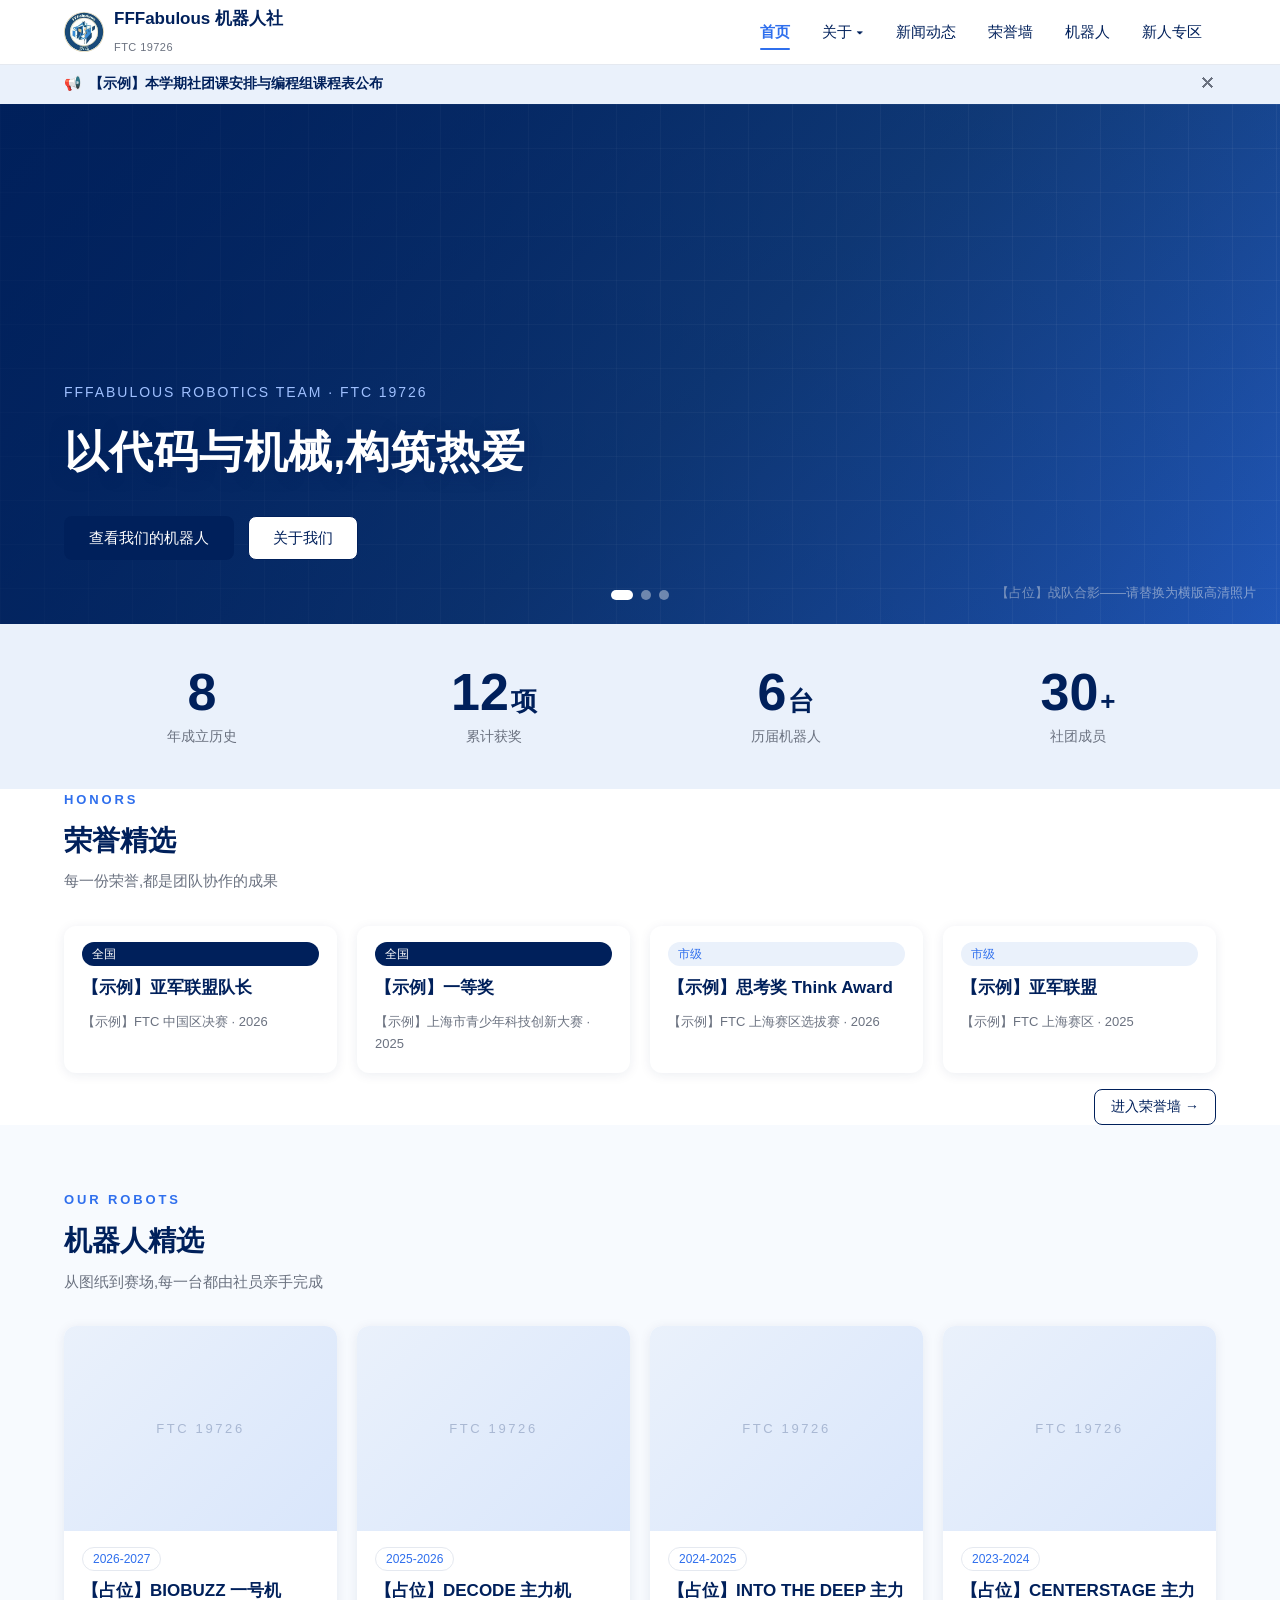
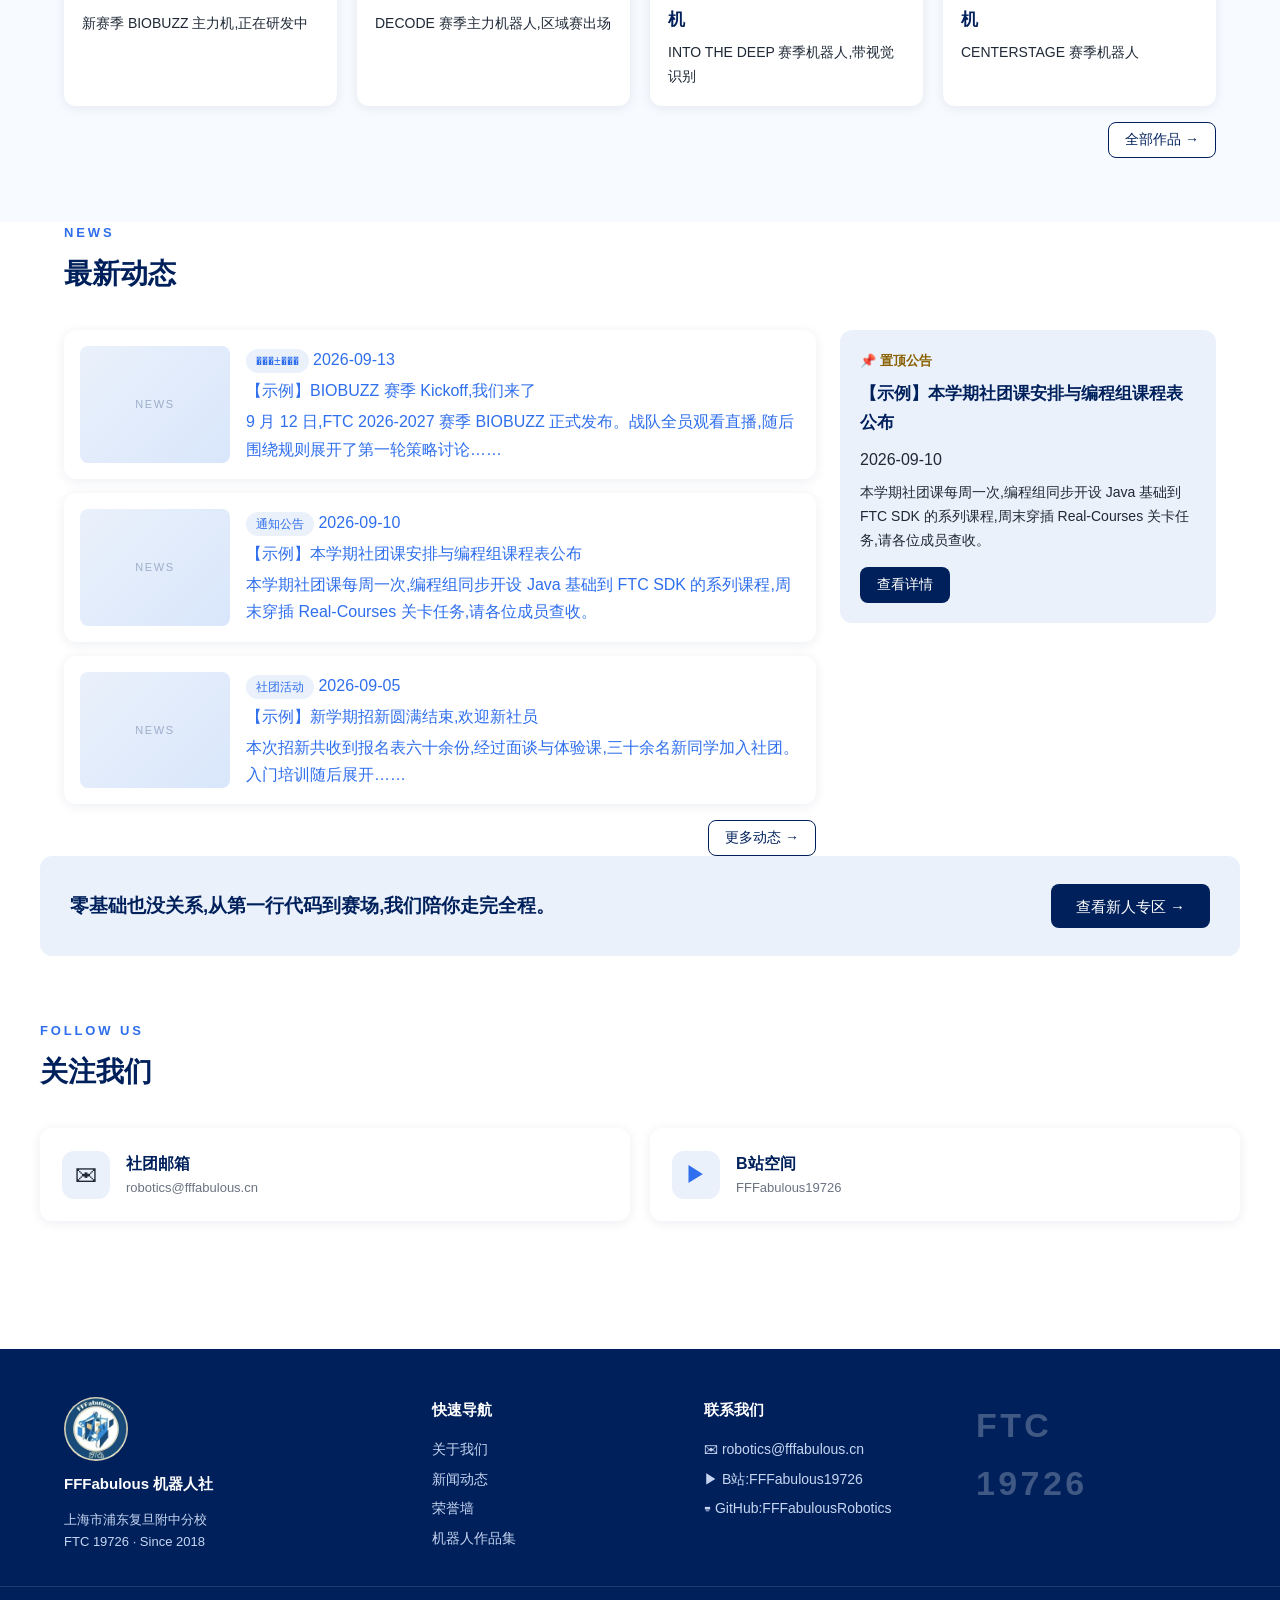
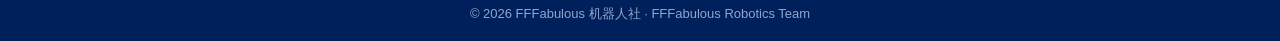
<file: index.html>
<!DOCTYPE html>
<html lang="zh-CN">
<head>
<meta charset="UTF-8">
<meta name="viewport" content="width=device-width, initial-scale=1.0">
<title>FFFabulous 机器人社 · FTC 19726</title>
<meta name="description" content="上海市浦东复旦附中分校 FFFabulous 机器人社官方网站 | FTC 19726">
<link rel="icon" href="assets/img/logo.jpg">
<link rel="stylesheet" href="assets/css/style.css">
</head>
<body data-page="index">
<div id="site-header"></div>
<main>
  <section id="hero" class="hero"></section>
  <div id="stats"></div>
  <section id="featuredHonors"></section>
  <section id="featuredRobots" class="section alt"></section>
  <section id="latestNews"></section>
  <div id="newbieBanner"></div>
  <div id="contact"></div>
</main>
<footer id="site-footer"></footer>
<script src="assets/js/main.js"></script>
</body>
</html>
</file>
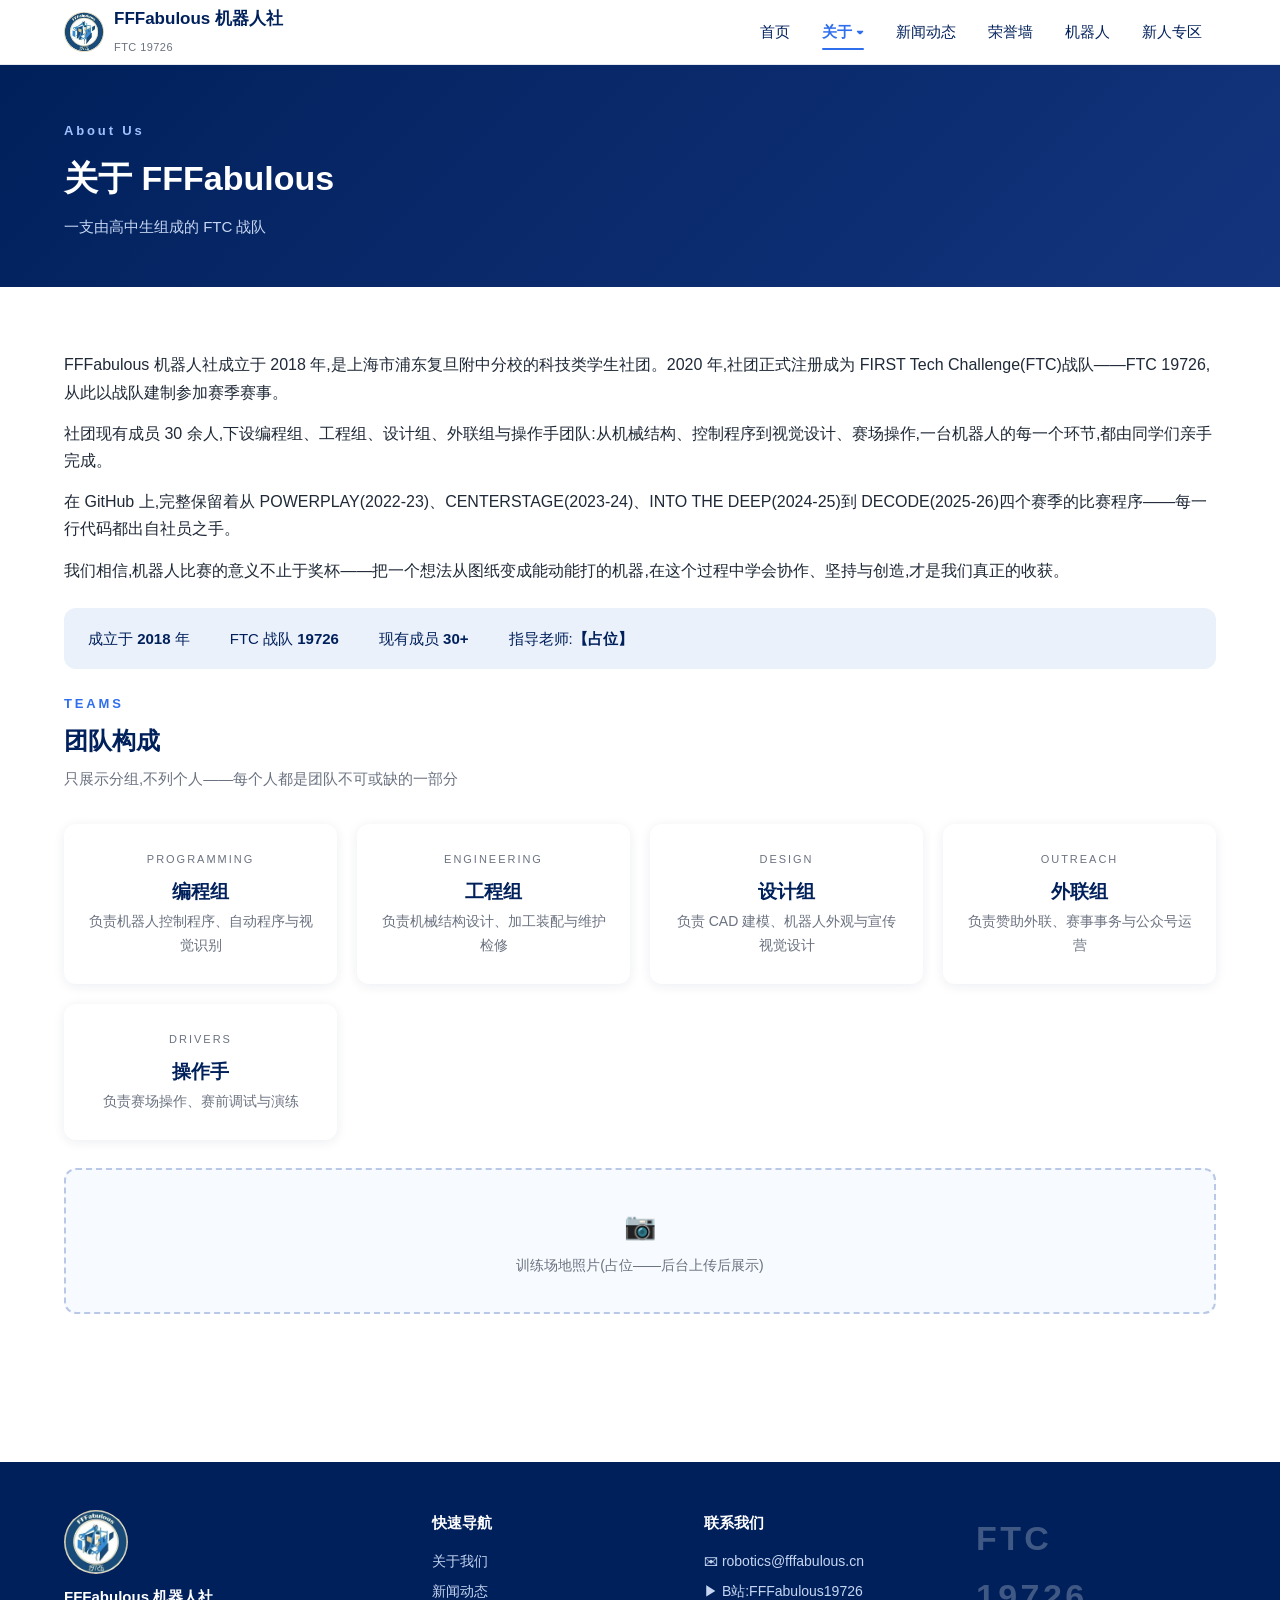
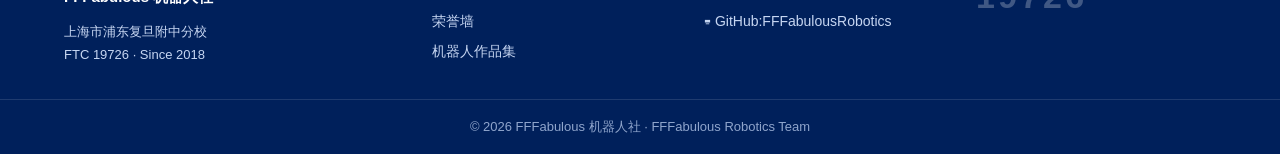
<file: about.html>
<!DOCTYPE html>
<html lang="zh-CN">
<head>
<meta charset="UTF-8">
<meta name="viewport" content="width=device-width, initial-scale=1.0">
<title>关于我们 · FFFabulous 机器人社</title>
<link rel="icon" href="assets/img/logo.jpg">
<link rel="stylesheet" href="assets/css/style.css">
</head>
<body data-page="about">
<div id="site-header"></div>
<main>
  <div class="page-head"><div class="container">
    <div class="eyebrow">About Us</div><h1>关于 FFFabulous</h1>
    <div class="desc">一支由高中生组成的 FTC 战队</div>
  </div></div>
  <section class="section"><div class="container">
    <div class="about-body" id="about-body"></div>
    <div class="info-strip">
      <span class="is-item">成立于 <b>2018</b> 年</span>
      <span class="is-item">FTC 战队 <b>19726</b></span>
      <span class="is-item">现有成员 <b>30+</b></span>
      <span class="is-item">指导老师:<b>【占位】</b></span>
    </div>
    <div class="section-head"><div class="eyebrow">Teams</div><h2 style="color:var(--blue);font-size:24px">团队构成</h2>
      <div class="desc">只展示分组,不列个人——每个人都是团队不可或缺的一部分</div></div>
    <div id="teams"></div>
    <div class="empty-box" style="margin-top:28px"><span class="eb-icon">📷</span>训练场地照片(占位——后台上传后展示)</div>
  </div></section>
</main>
<footer id="site-footer"></footer>
<script src="assets/js/main.js"></script>
</body>
</html>
</file>
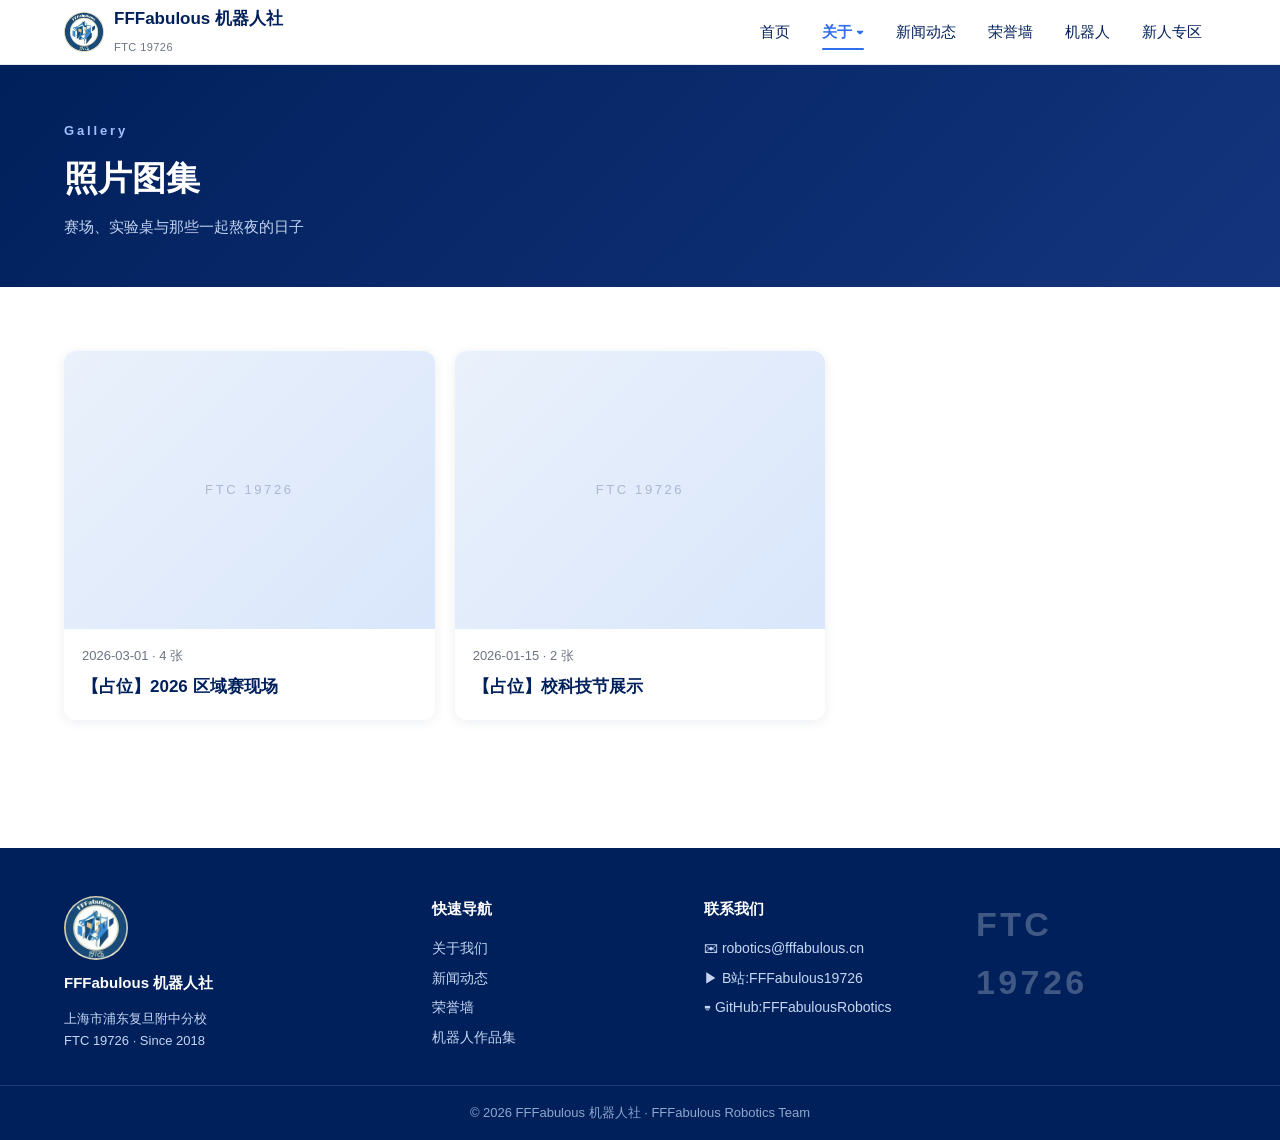
<file: gallery.html>
<!DOCTYPE html>
<html lang="zh-CN">
<head>
<meta charset="UTF-8">
<meta name="viewport" content="width=device-width, initial-scale=1.0">
<title>照片图集 · FFFabulous 机器人社</title>
<link rel="icon" href="assets/img/logo.jpg">
<link rel="stylesheet" href="assets/css/style.css">
</head>
<body data-page="gallery">
<div id="site-header"></div>
<main>
  <div class="page-head"><div class="container">
    <div class="eyebrow">Gallery</div><h1>照片图集</h1>
    <div class="desc">赛场、实验桌与那些一起熬夜的日子</div>
  </div></div>
  <section class="section"><div class="container">
    <div class="album-grid" id="albums"></div>
  </div></section>
</main>
<div class="lightbox" id="lightbox">
  <button class="lb-close" aria-label="关闭">✕</button>
  <div id="lbBody"></div>
  <div class="lb-caption" id="lbCaption"></div>
</div>
<footer id="site-footer"></footer>
<script src="assets/js/main.js"></script>
</body>
</html>
</file>
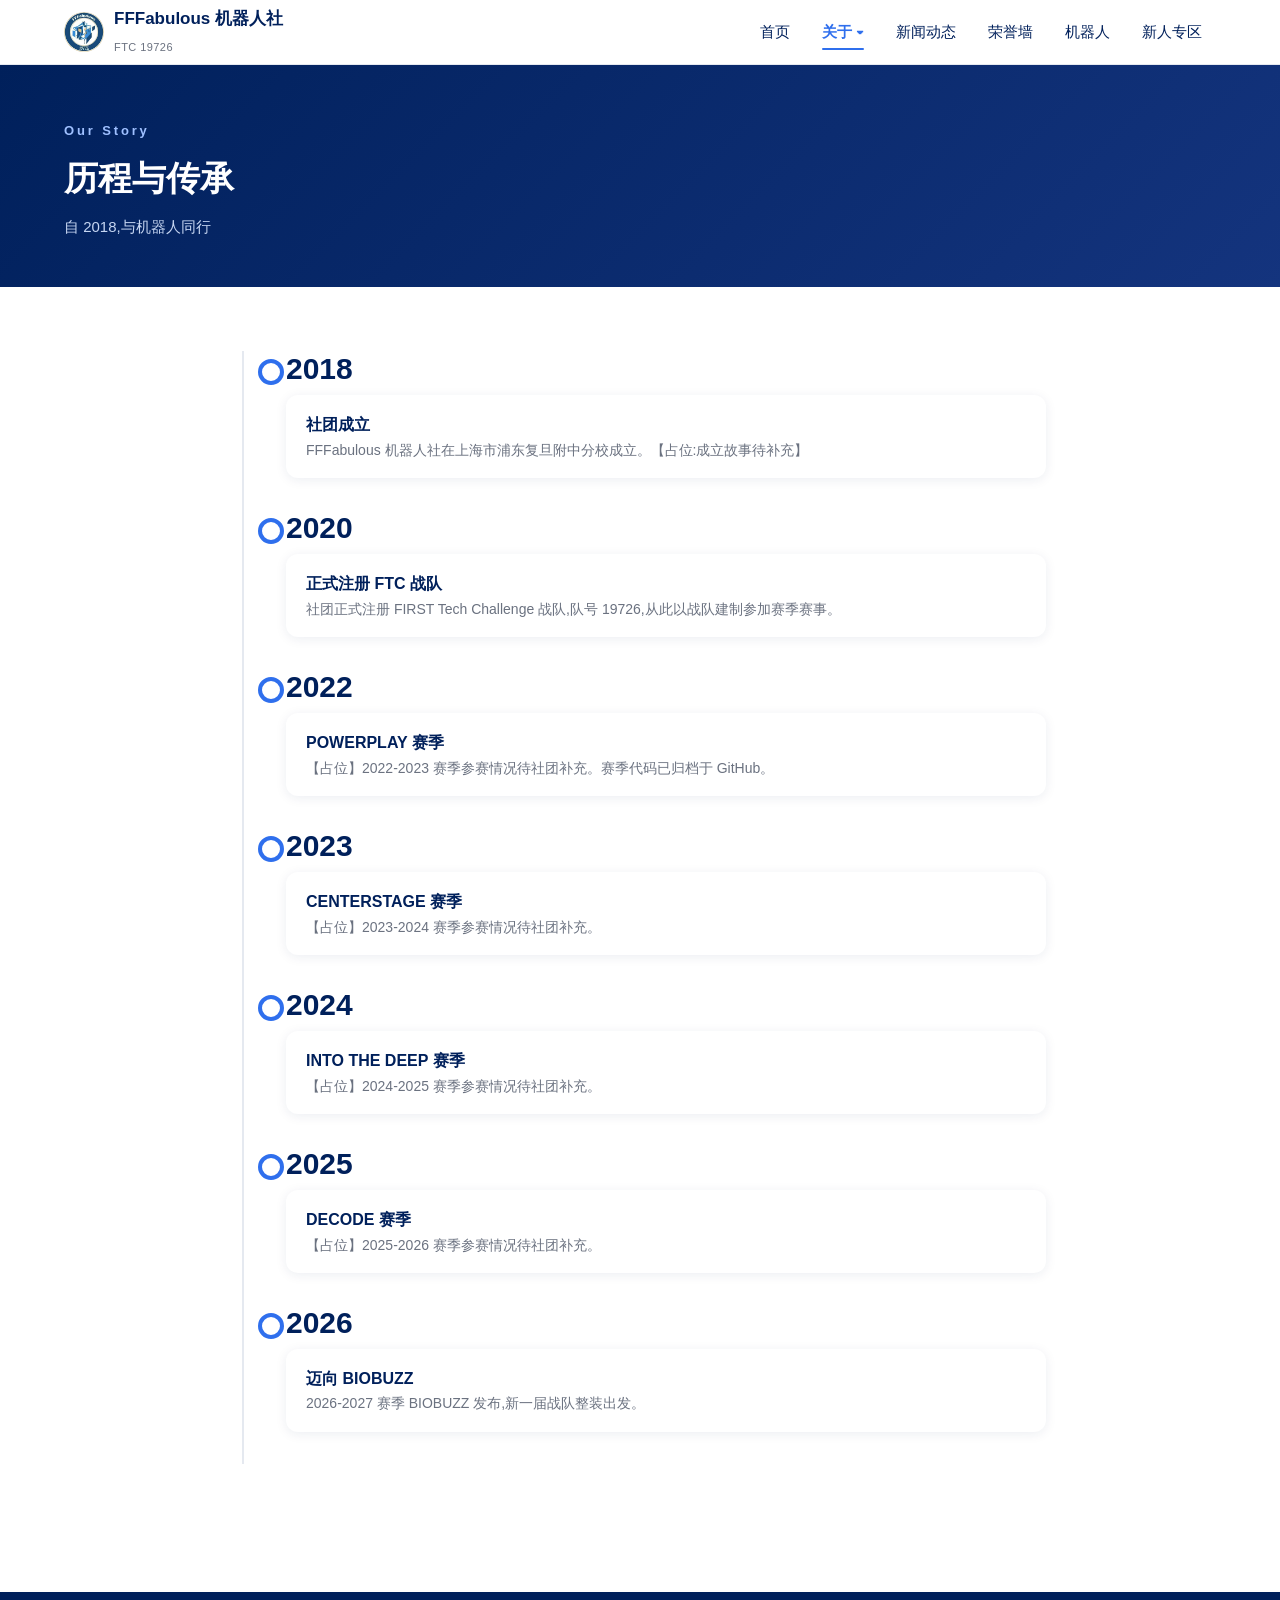
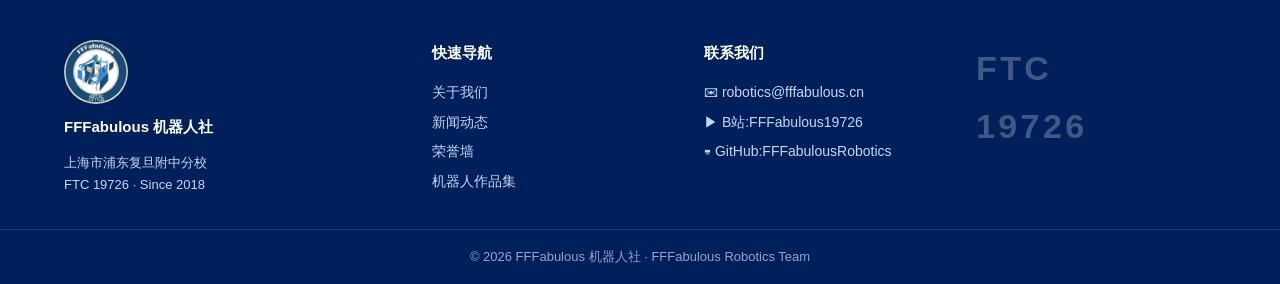
<file: history.html>
<!DOCTYPE html>
<html lang="zh-CN">
<head>
<meta charset="UTF-8">
<meta name="viewport" content="width=device-width, initial-scale=1.0">
<title>历程与传承 · FFFabulous 机器人社</title>
<link rel="icon" href="assets/img/logo.jpg">
<link rel="stylesheet" href="assets/css/style.css">
</head>
<body data-page="history">
<div id="site-header"></div>
<main>
  <div class="page-head"><div class="container">
    <div class="eyebrow">Our Story</div><h1>历程与传承</h1>
    <div class="desc">自 2018,与机器人同行</div>
  </div></div>
  <section class="section"><div class="container" style="max-width:860px">
    <div class="timeline" id="timeline"></div>
  </div></section>
</main>
<footer id="site-footer"></footer>
<script src="assets/js/main.js"></script>
</body>
</html>
</file>
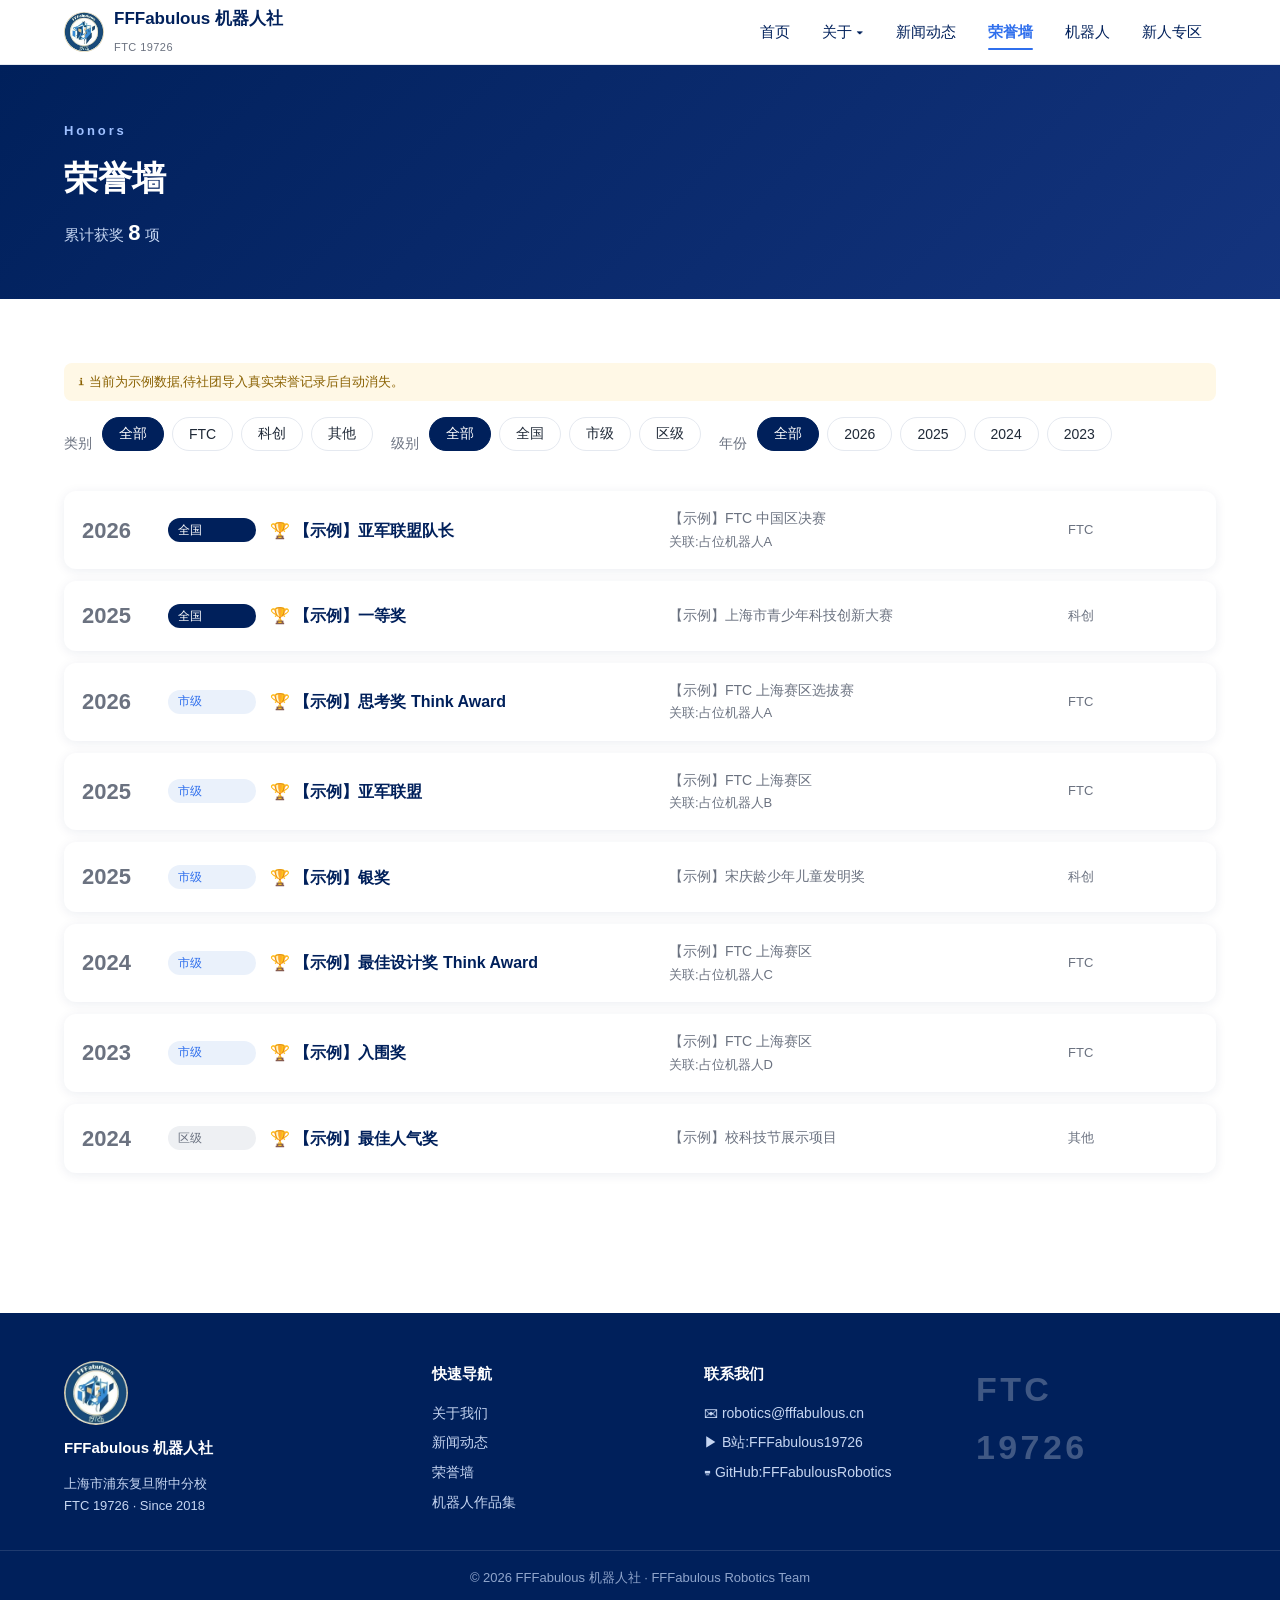
<file: honors.html>
<!DOCTYPE html>
<html lang="zh-CN">
<head>
<meta charset="UTF-8">
<meta name="viewport" content="width=device-width, initial-scale=1.0">
<title>荣誉墙 · FFFabulous 机器人社</title>
<link rel="icon" href="assets/img/logo.jpg">
<link rel="stylesheet" href="assets/css/style.css">
</head>
<body data-page="honors">
<div id="site-header"></div>
<main>
  <div class="page-head"><div class="container">
    <div class="eyebrow">Honors</div><h1>荣誉墙</h1>
    <div class="desc">累计获奖 <b id="honorCount" style="font-family:var(--font-num);font-size:22px;color:#fff">0</b> 项</div>
  </div></div>
  <section class="section"><div class="container">
    <div class="sample-tip" id="sampleTip">ℹ 当前为示例数据,待社团导入真实荣誉记录后自动消失。</div>
    <div class="filters">
      <span class="f-label">类别</span><span id="fCat" class="filters" style="gap:8px"></span>
      <span class="f-label">级别</span><span id="fLevel" class="filters" style="gap:8px"></span>
      <span class="f-label">年份</span><span id="fYear" class="filters" style="gap:8px"></span>
    </div>
    <div id="honorList"><div class="loading">加载中…</div></div>
  </div></section>
</main>
<footer id="site-footer"></footer>
<script src="assets/js/main.js"></script>
</body>
</html>
</file>
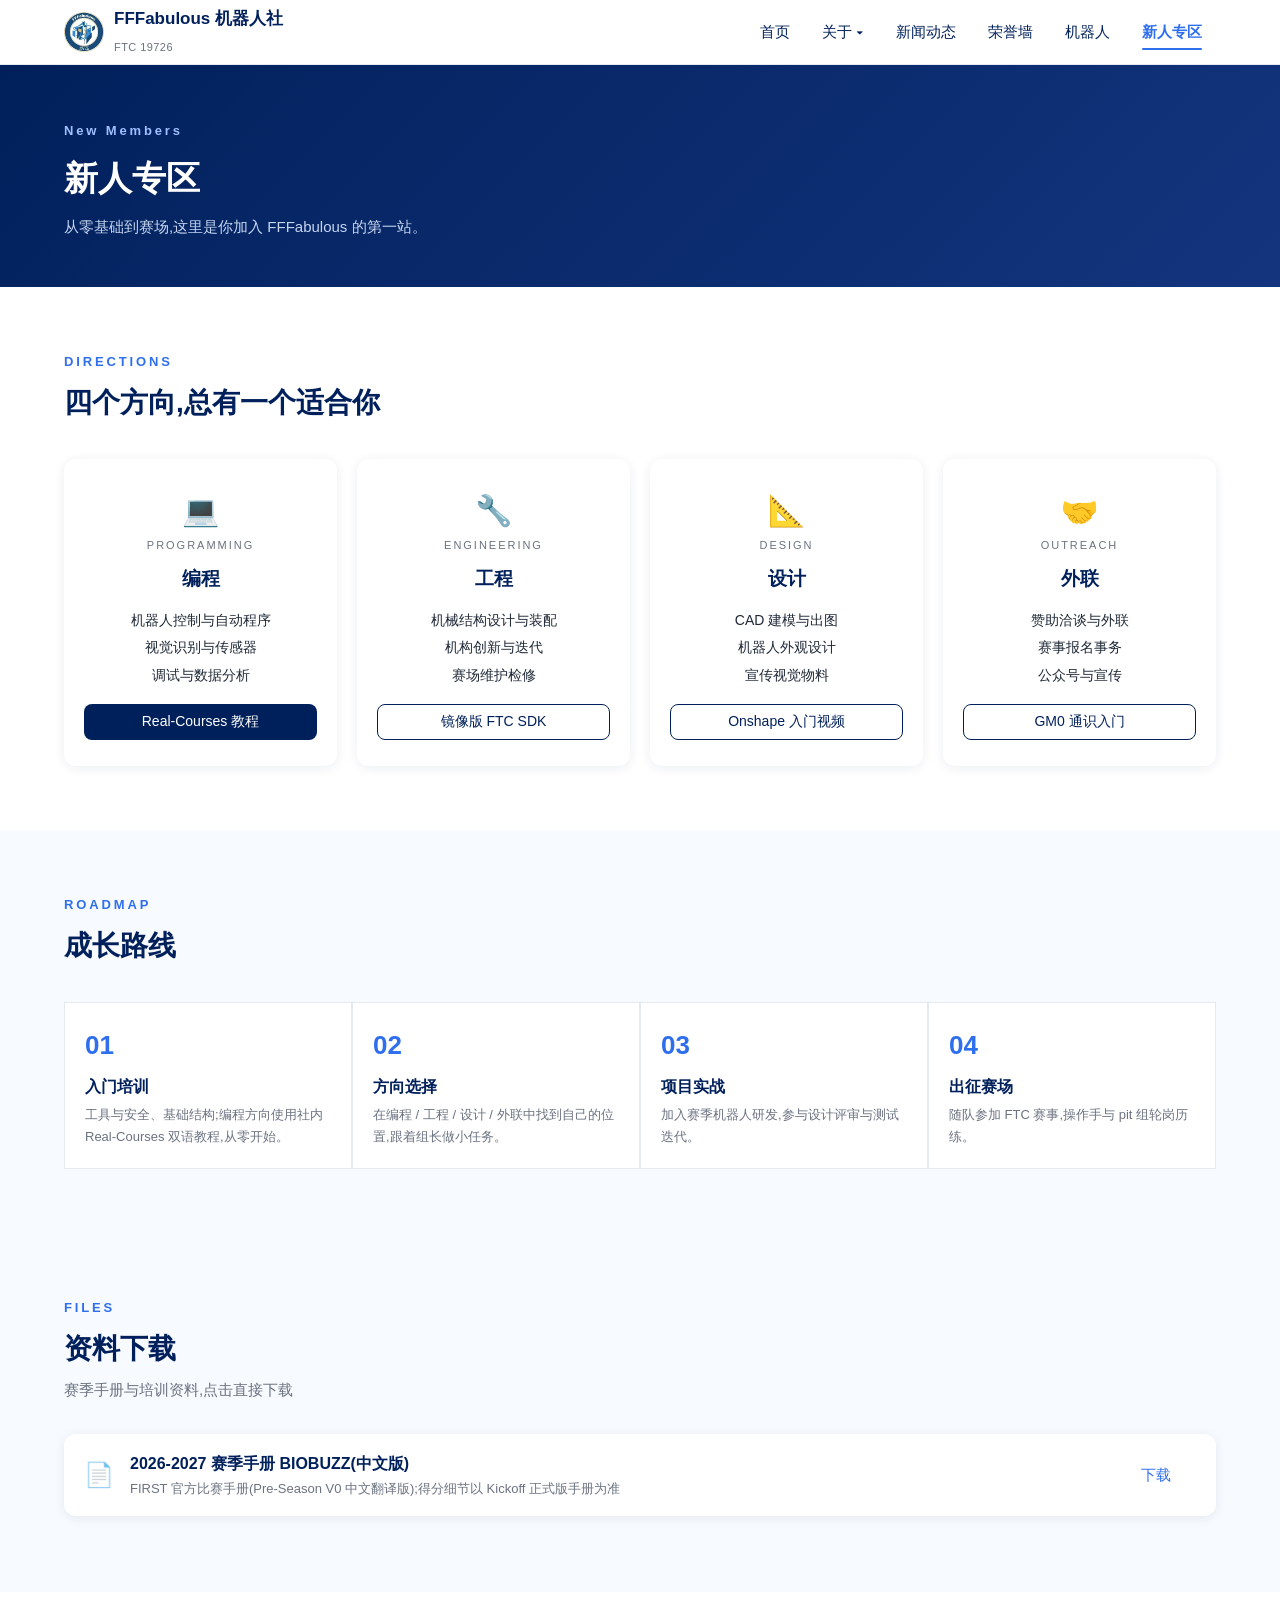
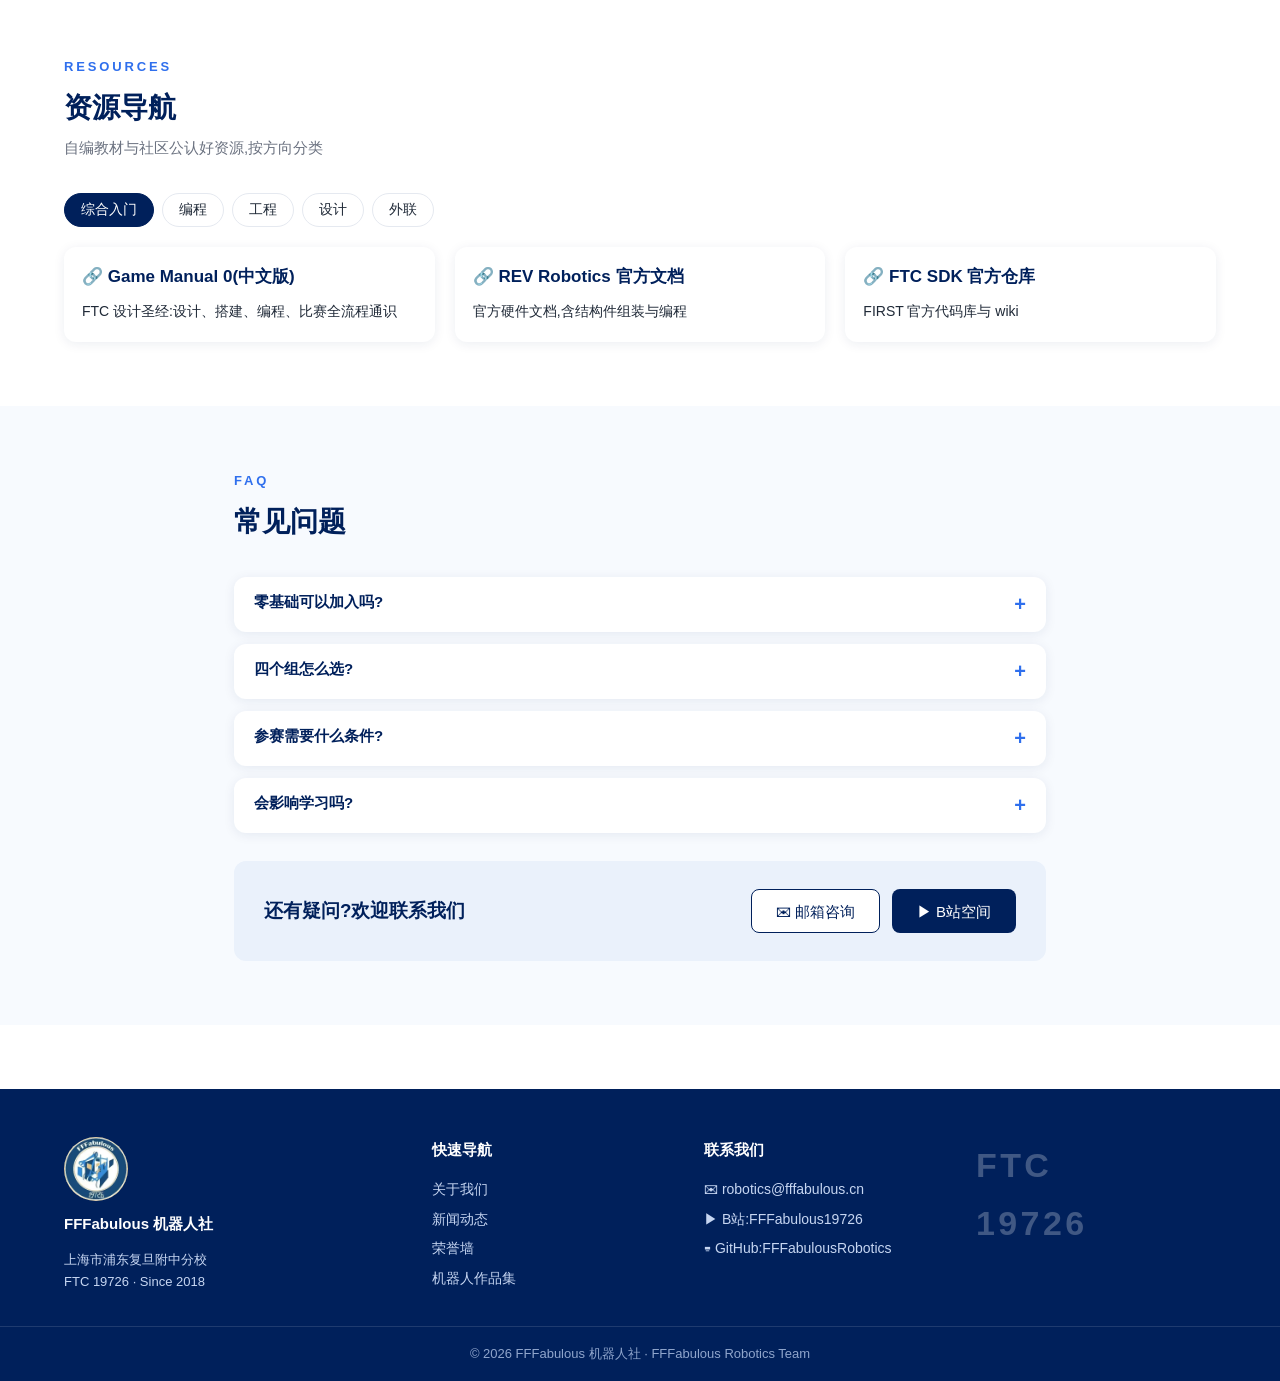
<file: newbie.html>
<!DOCTYPE html>
<html lang="zh-CN">
<head>
<meta charset="UTF-8">
<meta name="viewport" content="width=device-width, initial-scale=1.0">
<title>新人专区 · FFFabulous 机器人社</title>
<link rel="icon" href="assets/img/logo.jpg">
<link rel="stylesheet" href="assets/css/style.css">
</head>
<body data-page="newbie">
<div id="site-header"></div>
<main>
  <div class="page-head"><div class="container">
    <div class="eyebrow">New Members</div><h1>新人专区</h1>
    <div class="desc" id="newbieIntro"></div>
  </div></div>
  <section class="section"><div class="container">
    <div class="section-head"><div class="eyebrow">Directions</div><h2>四个方向,总有一个适合你</h2></div>
    <div class="grid grid-4" id="dirCards"></div>
  </div></section>
  <section class="section alt"><div class="container">
    <div class="section-head"><div class="eyebrow">Roadmap</div><h2>成长路线</h2></div>
    <div class="roadmap">
      <div class="step"><h4>入门培训</h4><p>工具与安全、基础结构;编程方向使用社内 Real-Courses 双语教程,从零开始。</p></div>
      <div class="step"><h4>方向选择</h4><p>在编程 / 工程 / 设计 / 外联中找到自己的位置,跟着组长做小任务。</p></div>
      <div class="step"><h4>项目实战</h4><p>加入赛季机器人研发,参与设计评审与测试迭代。</p></div>
      <div class="step"><h4>出征赛场</h4><p>随队参加 FTC 赛事,操作手与 pit 组轮岗历练。</p></div>
    </div>
  </div></section>
  <section class="section alt"><div class="container">
    <div class="section-head"><div class="eyebrow">Files</div><h2>资料下载</h2><div class="desc">赛季手册与培训资料,点击直接下载</div></div>
    <div id="filesList"><div class="loading">加载中…</div></div>
  </div></section>
  <section class="section"><div class="container">
    <div class="section-head"><div class="eyebrow">Resources</div><h2>资源导航</h2><div class="desc">自编教材与社区公认好资源,按方向分类</div></div>
    <div class="tabs" id="resTabs"></div>
    <div id="resList"></div>
  </div></section>
  <section class="section alt"><div class="container" style="max-width:860px">
    <div class="section-head"><div class="eyebrow">FAQ</div><h2>常见问题</h2></div>
    <div id="faq"></div>
    <div class="banner-cta" style="margin-top:28px">
      <h3>还有疑问?欢迎联系我们</h3>
      <div style="display:flex;gap:12px;flex-wrap:wrap">
        <a class="btn btn-ghost" href="mailto:robotics@fffabulous.cn">✉ 邮箱咨询</a>
        <a class="btn btn-primary" href="https://space.bilibili.com/3494369585793898" target="_blank" rel="noopener">▶ B站空间</a>
      </div>
    </div>
  </div></section>
</main>
<footer id="site-footer"></footer>
<script src="assets/js/main.js"></script>
</body>
</html>
</file>
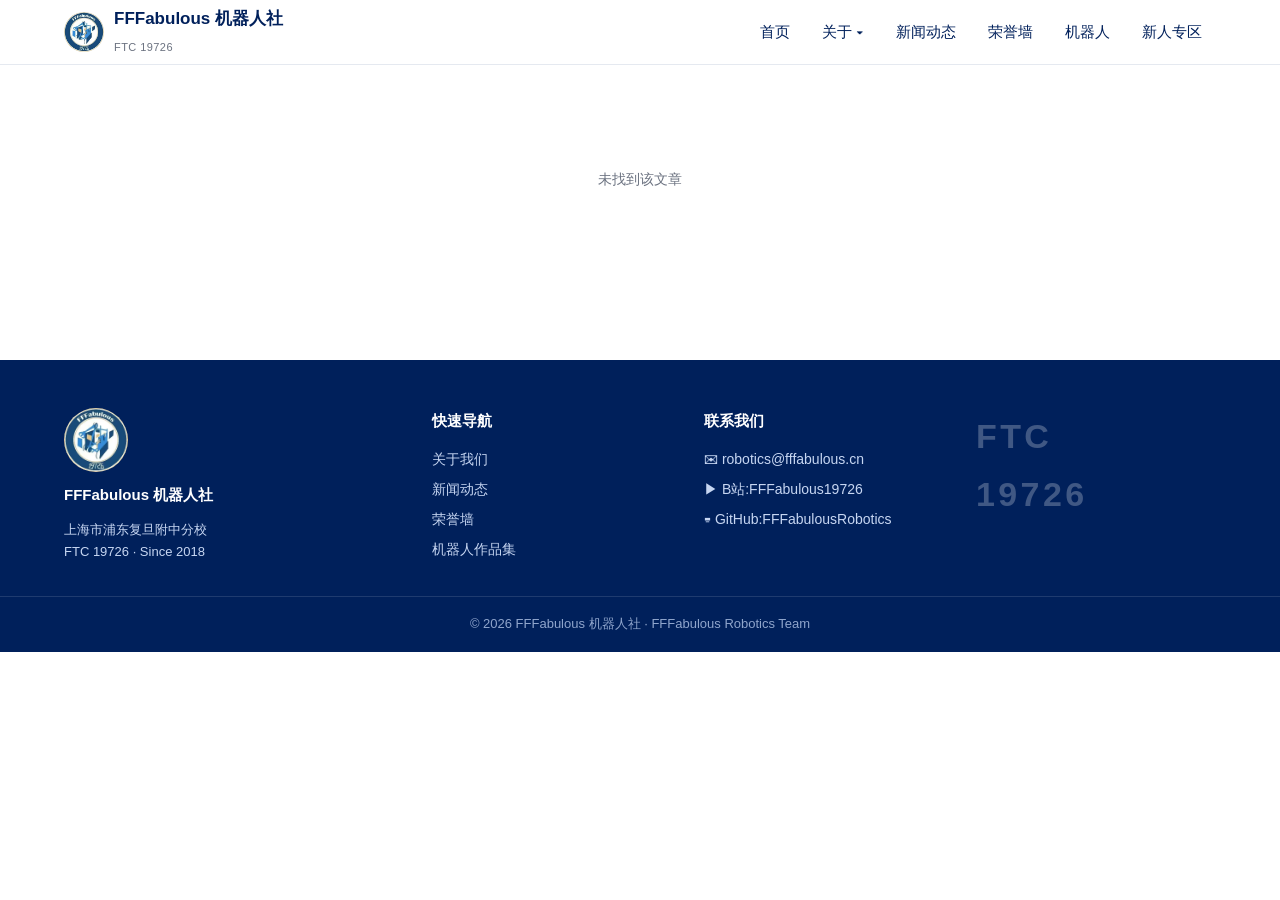
<file: news-detail.html>
<!DOCTYPE html>
<html lang="zh-CN">
<head>
<meta charset="UTF-8">
<meta name="viewport" content="width=device-width, initial-scale=1.0">
<title>新闻详情 · FFFabulous 机器人社</title>
<link rel="icon" href="assets/img/logo.jpg">
<link rel="stylesheet" href="assets/css/style.css">
</head>
<body data-page="newsDetail">
<div id="site-header"></div>
<main>
  <section class="section"><div class="container article" id="article">
    <div class="loading">加载中…</div>
  </div></section>
</main>
<footer id="site-footer"></footer>
<script src="assets/js/main.js"></script>
</body>
</html>
</file>
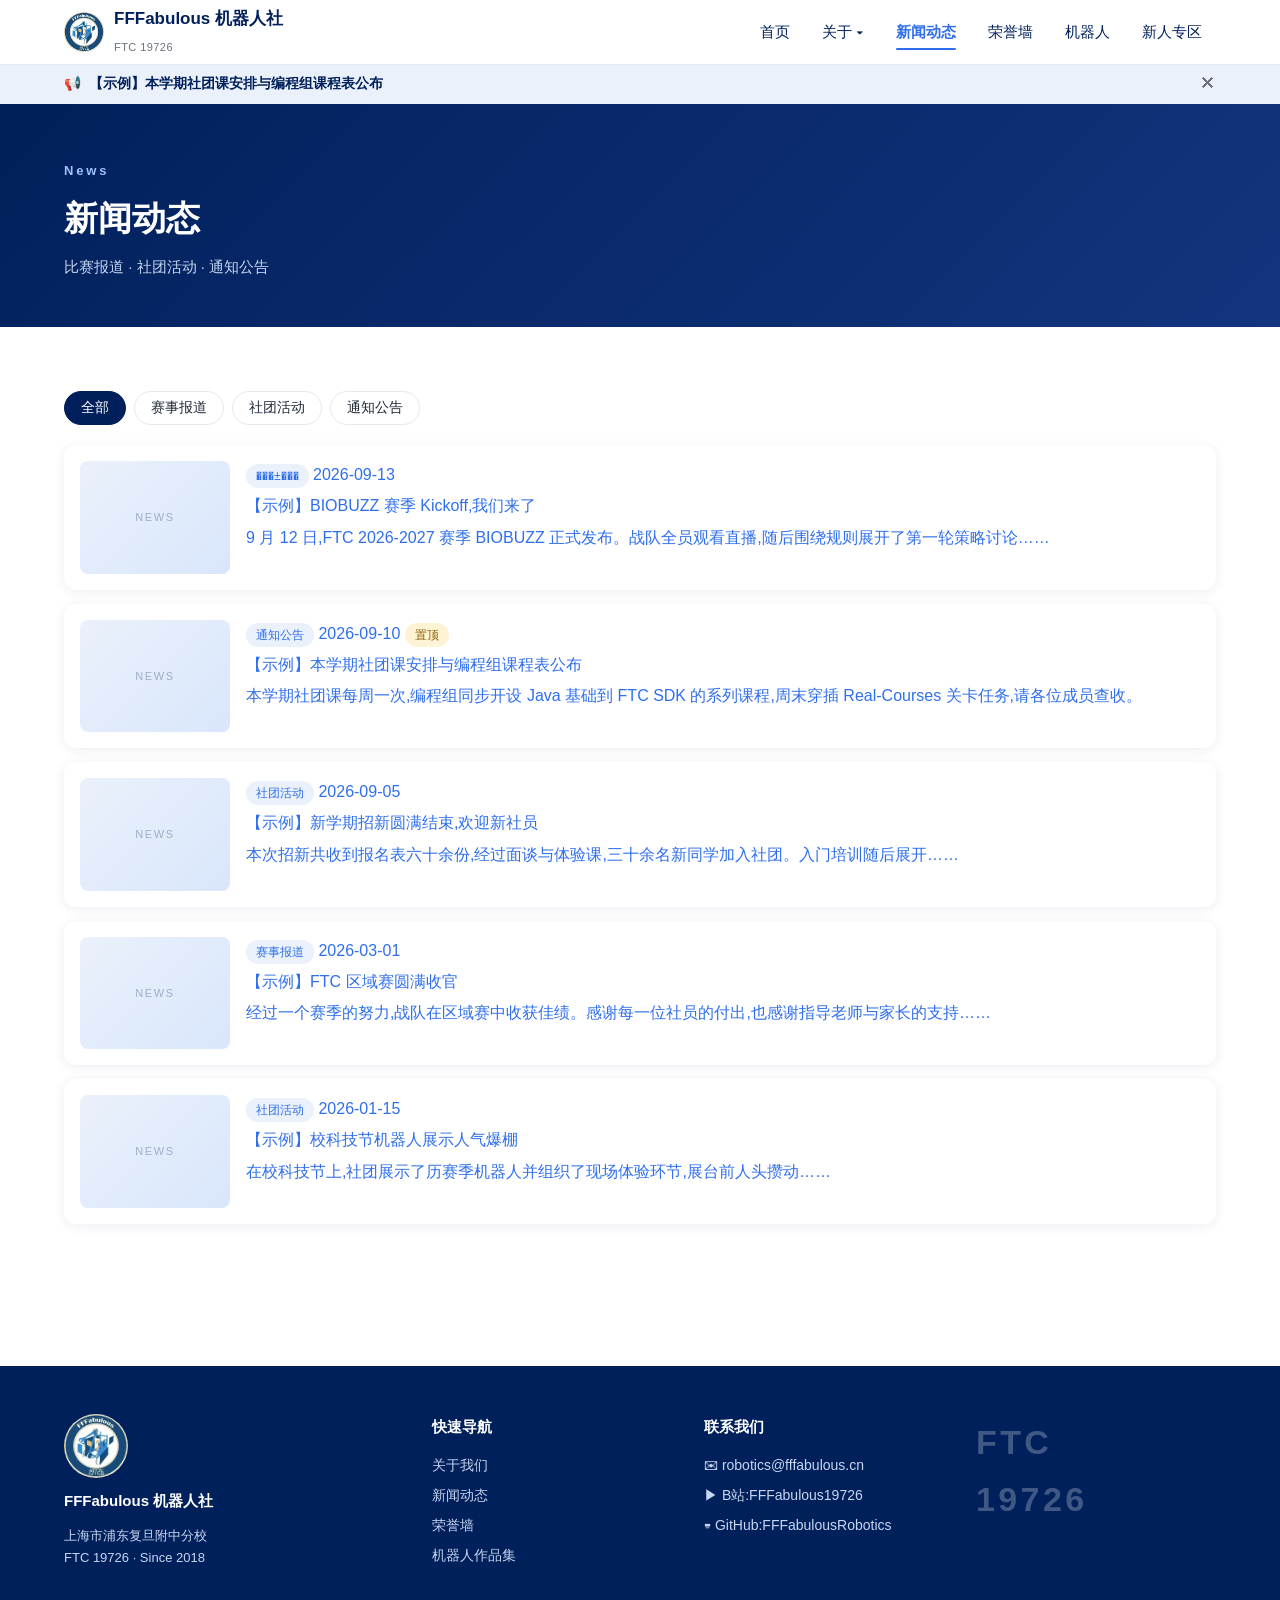
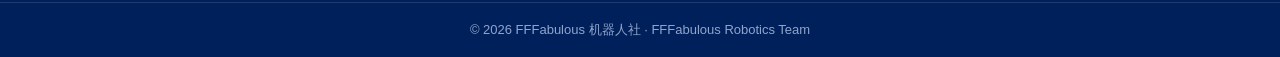
<file: news.html>
<!DOCTYPE html>
<html lang="zh-CN">
<head>
<meta charset="UTF-8">
<meta name="viewport" content="width=device-width, initial-scale=1.0">
<title>新闻动态 · FFFabulous 机器人社</title>
<link rel="icon" href="assets/img/logo.jpg">
<link rel="stylesheet" href="assets/css/style.css">
</head>
<body data-page="news">
<div id="site-header"></div>
<main>
  <div class="page-head"><div class="container">
    <div class="eyebrow">News</div><h1>新闻动态</h1>
    <div class="desc">比赛报道 · 社团活动 · 通知公告</div>
  </div></div>
  <section class="section"><div class="container">
    <div class="tabs" id="tabs"></div>
    <div id="newsList"></div>
  </div></section>
</main>
<footer id="site-footer"></footer>
<script src="assets/js/main.js"></script>
</body>
</html>
</file>
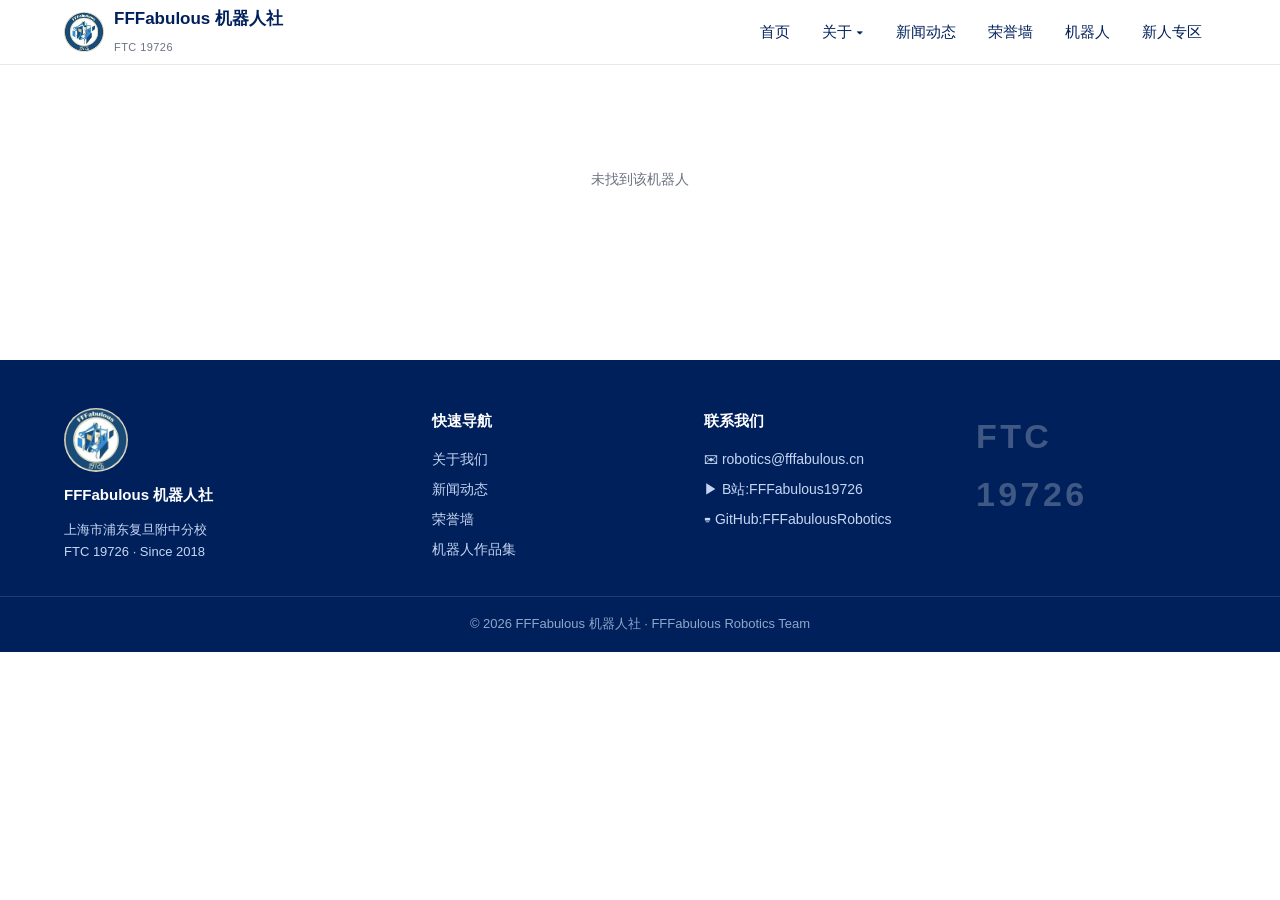
<file: robot-detail.html>
<!DOCTYPE html>
<html lang="zh-CN">
<head>
<meta charset="UTF-8">
<meta name="viewport" content="width=device-width, initial-scale=1.0">
<title>机器人详情 · FFFabulous 机器人社</title>
<link rel="icon" href="assets/img/logo.jpg">
<link rel="stylesheet" href="assets/css/style.css">
</head>
<body data-page="robotDetail">
<div id="site-header"></div>
<main>
  <section class="section"><div class="container" id="robotDetail">
    <div class="loading">加载中…</div>
  </div></section>
</main>
<footer id="site-footer"></footer>
<script src="assets/js/main.js"></script>
</body>
</html>
</file>
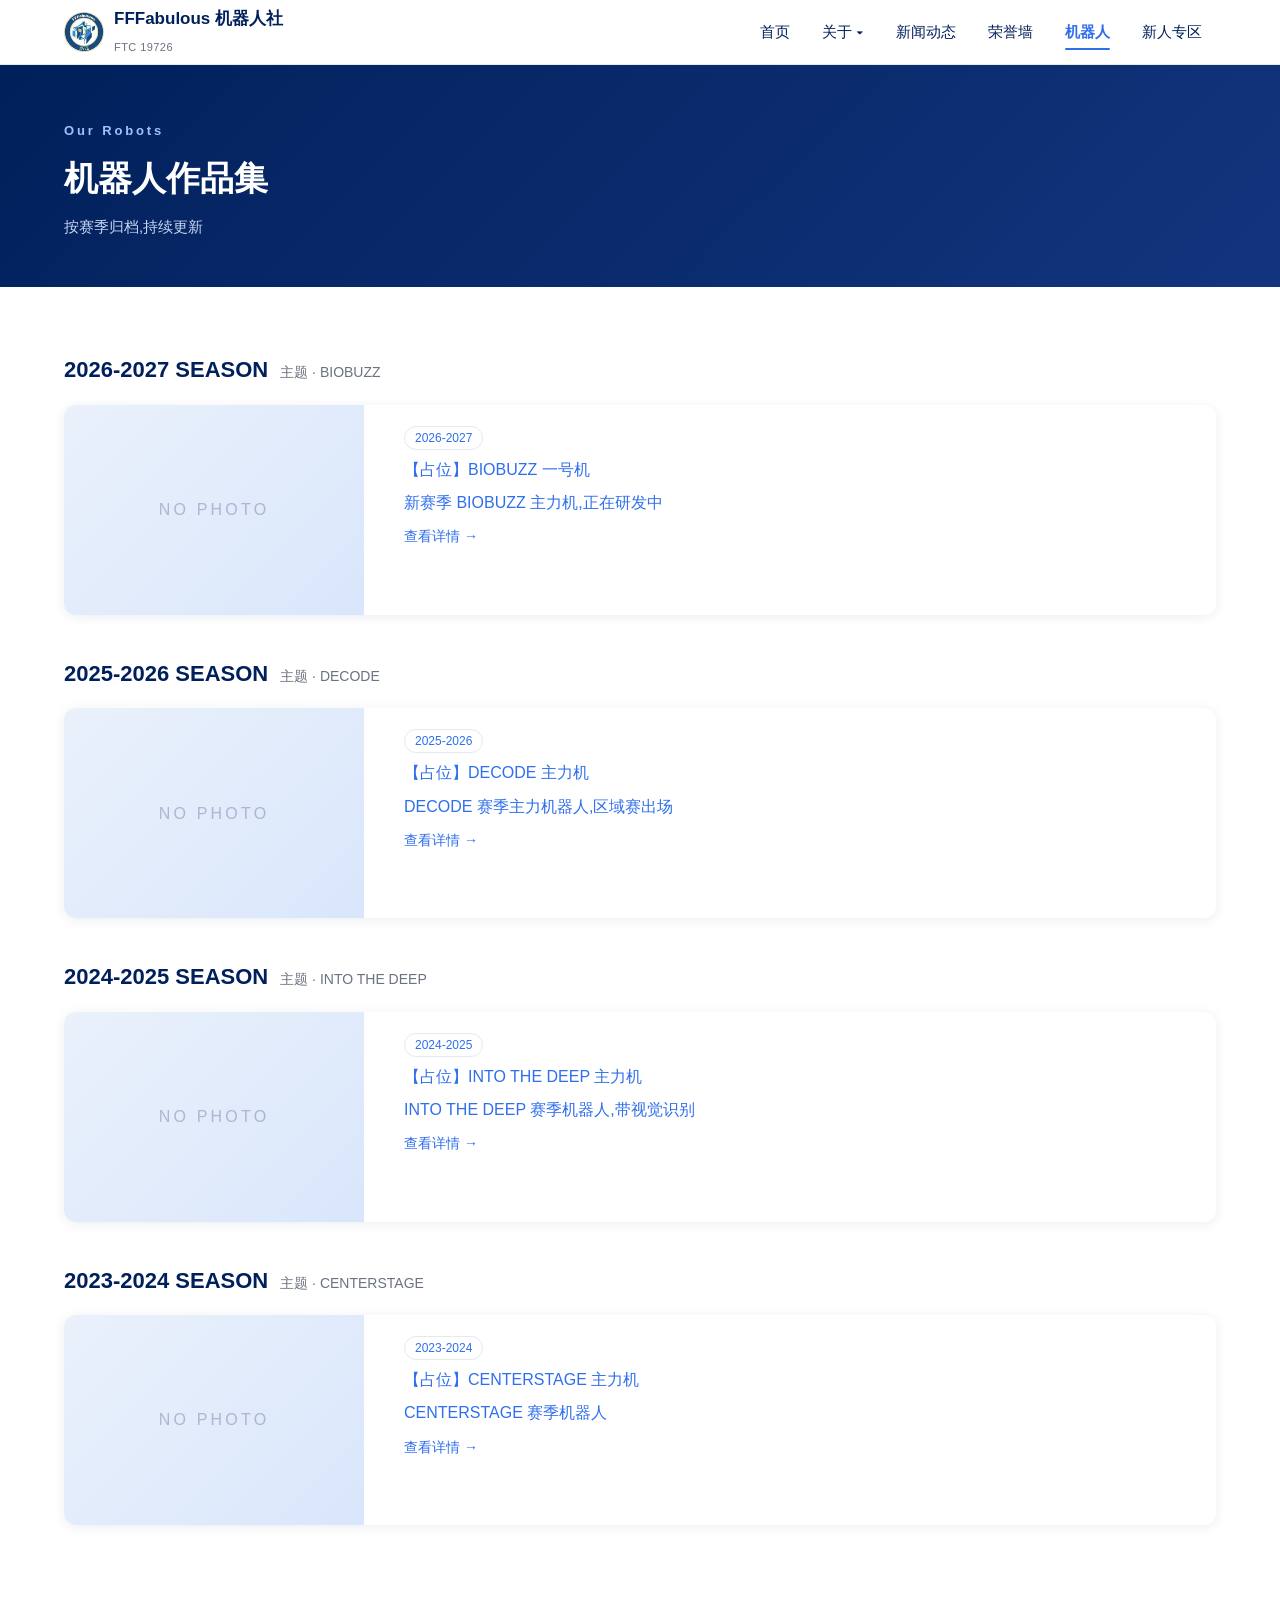
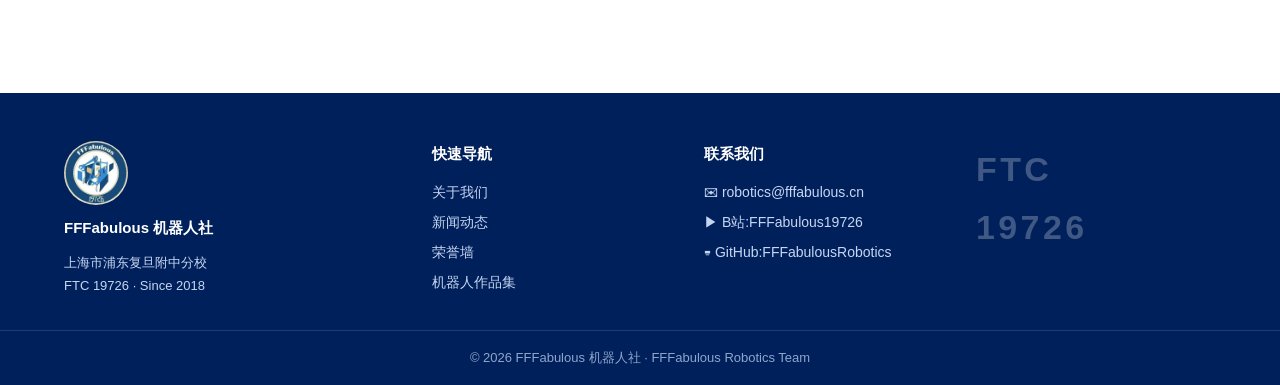
<file: robots.html>
<!DOCTYPE html>
<html lang="zh-CN">
<head>
<meta charset="UTF-8">
<meta name="viewport" content="width=device-width, initial-scale=1.0">
<title>机器人作品集 · FFFabulous 机器人社</title>
<link rel="icon" href="assets/img/logo.jpg">
<link rel="stylesheet" href="assets/css/style.css">
</head>
<body data-page="robots">
<div id="site-header"></div>
<main>
  <div class="page-head"><div class="container">
    <div class="eyebrow">Our Robots</div><h1>机器人作品集</h1>
    <div class="desc">按赛季归档,持续更新</div>
  </div></div>
  <section class="section"><div class="container" id="robotList">
    <div class="loading">加载中…</div>
  </div></section>
</main>
<footer id="site-footer"></footer>
<script src="assets/js/main.js"></script>
</body>
</html>
</file>
<file: assets/css/style.css>
/* ===== FFFabulous 官网设计系统(v1.0,按设计档案 §2)===== */
:root {
  --blue: #00205B;        /* 复旦蓝 主色 */
  --blue-acc: #2F6FED;    /* 亮蓝 强调 */
  --ice: #EAF1FB;         /* 冰蓝 浅底 */
  --gold: #F5B301;        /* 荣誉金 */
  --ink: #1F2937;         /* 正文 */
  --gray: #6B7280;        /* 次要 */
  --line: #E5E9F0;
  --radius: 12px;
  --shadow: 0 2px 12px rgba(0, 32, 91, .08);
  --shadow-hover: 0 6px 20px rgba(0, 32, 91, .14);
  --font: "Noto Sans SC", "Microsoft YaHei", "PingFang SC", sans-serif;
  --font-num: "Montserrat", "Segoe UI", Arial, sans-serif;
}

* { margin: 0; padding: 0; box-sizing: border-box; }
html { scroll-behavior: smooth; }
body { font-family: var(--font); color: var(--ink); background: #fff; line-height: 1.7; font-size: 16px; }
a { color: var(--blue-acc); text-decoration: none; }
img { max-width: 100%; display: block; }
.container { max-width: 1200px; margin: 0 auto; padding: 0 24px; }
@media (max-width: 480px) { .container { padding: 0 16px; } }

/* ===== 导航栏 ===== */
.site-header { position: sticky; top: 0; z-index: 100; background: #fff; box-shadow: 0 1px 0 var(--line); }
.site-header.scrolled { box-shadow: var(--shadow); }
.nav-inner { height: 64px; display: flex; align-items: center; justify-content: space-between; }
.brand { display: flex; align-items: center; gap: 10px; }
.brand img { width: 40px; height: 40px; border-radius: 50%; }
.brand .b-name { font-weight: 700; color: var(--blue); font-size: 17px; line-height: 1.2; }
.brand .b-en { font-family: var(--font-num); font-size: 11px; color: var(--gray); letter-spacing: .04em; }
.nav-menu { display: flex; align-items: center; gap: 4px; list-style: none; }
.nav-menu > li { position: relative; }
.nav-menu a { display: block; padding: 8px 14px; color: var(--blue); font-size: 15px; border-radius: 8px; line-height: 24px; }
.nav-menu a:hover { background: var(--ice); }
.nav-menu li.active > a { color: var(--blue-acc); font-weight: 600; position: relative; }
.nav-menu li.active > a::after { content: ""; position: absolute; left: 14px; right: 14px; bottom: 2px; height: 2px; background: var(--blue-acc); border-radius: 2px; }
.dropdown { position: absolute; top: 100%; left: 0; min-width: 160px; background: #fff; border-radius: var(--radius); box-shadow: var(--shadow-hover); padding: 8px; display: none; }
.nav-menu li:hover .dropdown { display: block; }
.dropdown a { padding: 8px 12px; }
.nav-toggle { display: none; background: none; border: none; cursor: pointer; padding: 8px; }
.nav-toggle svg { width: 26px; height: 26px; stroke: var(--blue); }
@media (max-width: 768px) {
  .nav-menu { display: none; position: fixed; inset: 64px 0 0; background: #fff; flex-direction: column; padding: 16px; overflow: auto; }
  .nav-menu.open { display: flex; }
  .nav-menu a { font-size: 18px; padding: 14px; }
  .dropdown { position: static; display: block; box-shadow: none; padding: 0 0 0 16px; }
  .nav-toggle { display: block; }
}

/* ===== 公告条 ===== */
.notice-bar { background: var(--ice); color: var(--blue); font-size: 14px; padding: 8px 0; }
.notice-bar .container { display: flex; align-items: center; gap: 8px; }
.notice-bar a { color: var(--blue); font-weight: 600; }
.notice-close { margin-left: auto; border: none; background: none; cursor: pointer; color: var(--gray); font-size: 16px; }

/* ===== Hero 轮播 ===== */
.hero { position: relative; height: 520px; overflow: hidden; background: var(--blue); }
@media (max-width: 768px) { .hero { height: 420px; } }
.hero-slide { position: absolute; inset: 0; opacity: 0; transition: opacity .8s; background: linear-gradient(135deg, #00205B 0%, #14407e 55%, #2F6FED 130%); }
.hero-slide.active { opacity: 1; }
.hero-slide .hs-grid { position: absolute; inset: 0; background-image: linear-gradient(rgba(255,255,255,.05) 1px, transparent 1px), linear-gradient(90deg, rgba(255,255,255,.05) 1px, transparent 1px); background-size: 44px 44px; }
.hero-slide .hs-img { position: absolute; inset: 0; background-size: cover; background-position: center; }
.hero-slide .hs-caption { position: absolute; right: 24px; bottom: 20px; color: rgba(255,255,255,.55); font-size: 13px; }
.hero-overlay { position: absolute; inset: 0; background: linear-gradient(90deg, rgba(0,32,91,.75) 0%, rgba(0,32,91,.35) 55%, rgba(0,32,91,.1) 100%); }
.hero-text { position: absolute; left: 0; right: 0; bottom: 64px; }
.hero-text .h-slogan { color: #fff; font-size: 44px; font-weight: 700; letter-spacing: .02em; text-shadow: 0 2px 16px rgba(0,32,91,.5); }
.hero-text .h-en { font-family: var(--font-num); color: #9fc0ff; letter-spacing: .14em; font-size: 14px; margin-bottom: 10px; text-transform: uppercase; }
.hero-btns { margin-top: 26px; display: flex; gap: 14px; }
@media (max-width: 768px) { .hero-text .h-slogan { font-size: 28px; } .hero-text { bottom: 48px; } }
.hero-dots { position: absolute; bottom: 24px; left: 0; right: 0; display: flex; justify-content: center; gap: 8px; }
.hero-dots button { width: 10px; height: 10px; border-radius: 999px; border: none; background: rgba(255,255,255,.4); cursor: pointer; }
.hero-dots button.active { background: #fff; width: 22px; }

/* ===== 按钮 ===== */
.btn { display: inline-flex; align-items: center; justify-content: center; height: 44px; padding: 0 24px; border-radius: 8px; font-size: 15px; cursor: pointer; border: 1.5px solid transparent; transition: all .2s; }
.btn-primary { background: var(--blue); color: #fff; }
.btn-primary:hover { background: #14347e; }
.btn-ghost { background: #fff; color: var(--blue); border-color: var(--blue); }
.btn-ghost:hover { background: var(--ice); }
.btn-sm { height: 36px; padding: 0 16px; font-size: 14px; }

/* ===== 数据统计条 ===== */
.stats { background: var(--ice); padding: 40px 0; }
.stats-grid { display: grid; grid-template-columns: repeat(4, 1fr); gap: 16px; text-align: center; }
@media (max-width: 768px) { .stats-grid { grid-template-columns: repeat(2, 1fr); } }
.stat .s-num { font-family: var(--font-num); font-size: 52px; font-weight: 700; color: var(--blue); line-height: 1.1; }
.stat .s-num .suffix { font-size: 26px; margin-left: 2px; }
.stat .s-label { color: var(--gray); font-size: 14px; margin-top: 4px; }

/* ===== 区块标题(eyebrow 三行式)===== */
.section { padding: 64px 0; }
.section.alt { background: #F7FAFE; }
.section-head { margin-bottom: 32px; }
.section-head .eyebrow { font-family: var(--font-num); color: var(--blue-acc); font-size: 13px; letter-spacing: .22em; text-transform: uppercase; font-weight: 600; }
.section-head h2 { color: var(--blue); font-size: 28px; margin: 6px 0 4px; }
.section-head .desc { color: var(--gray); font-size: 15px; }
.section-more { text-align: right; margin-top: 16px; }

/* ===== 卡片 ===== */
.grid { display: grid; gap: 20px; }
.grid-4 { grid-template-columns: repeat(4, 1fr); }
.grid-3 { grid-template-columns: repeat(3, 1fr); }
.grid-2 { grid-template-columns: repeat(2, 1fr); }
@media (max-width: 1000px) { .grid-4 { grid-template-columns: repeat(2, 1fr); } .grid-3 { grid-template-columns: repeat(2, 1fr); } }
@media (max-width: 640px) { .grid-4, .grid-3, .grid-2 { grid-template-columns: 1fr; } }
.card { background: #fff; border-radius: var(--radius); box-shadow: var(--shadow); overflow: hidden; transition: all .2s; display: flex; flex-direction: column; }
.card:hover { transform: translateY(-2px); box-shadow: var(--shadow-hover); }
.card .c-img { aspect-ratio: 4 / 3; background: linear-gradient(135deg, var(--ice), #d9e6fb); position: relative; display: flex; align-items: center; justify-content: center; }
.card .c-img::after { content: "FTC 19726"; font-family: var(--font-num); color: rgba(0,32,91,.25); letter-spacing: .2em; font-size: 13px; }
.card .c-body { padding: 16px 18px 18px; display: flex; flex-direction: column; gap: 6px; flex: 1; }
.card .c-title { color: var(--blue); font-size: 17px; font-weight: 600; }
.card .c-meta { color: var(--gray); font-size: 13px; display: flex; gap: 8px; align-items: center; flex-wrap: wrap; }
.card .c-desc { color: var(--ink); font-size: 14px; }

/* ===== 标签 ===== */
.tag { display: inline-flex; align-items: center; height: 24px; padding: 0 10px; border-radius: 999px; font-size: 12px; }
.tag-cat { background: var(--ice); color: var(--blue-acc); }
.tag-国际 { background: var(--gold); color: #5b4000; font-weight: 600; }
.tag-全国 { background: var(--blue); color: #fff; }
.tag-市级 { background: var(--ice); color: var(--blue-acc); }
.tag-区级 { background: #eef0f3; color: var(--gray); }
.tag-season { background: #fff; color: var(--blue-acc); border: 1px solid var(--line); }
.tag-pinned { background: #fff3d6; color: #8a6100; }

/* ===== 通用页头 ===== */
.page-head { background: linear-gradient(135deg, var(--blue) 0%, #14347e 100%); color: #fff; padding: 56px 0 48px; }
.page-head .eyebrow { font-family: var(--font-num); color: #9fc0ff; letter-spacing: .22em; font-size: 13px; font-weight: 600; }
.page-head h1 { font-size: 34px; margin: 8px 0 6px; }
.page-head .desc { color: #c6d6f2; font-size: 15px; }
@media (max-width: 768px) { .page-head h1 { font-size: 26px; } }

/* ===== 荣誉行 ===== */
.honor-row { display: grid; grid-template-columns: 72px 88px 1fr 1fr 130px; gap: 14px; align-items: center; padding: 16px 18px; background: #fff; border-radius: var(--radius); box-shadow: var(--shadow); margin-bottom: 12px; }
.honor-row .h-year { font-family: var(--font-num); font-size: 22px; font-weight: 700; color: var(--gray); }
.honor-row .h-award { font-weight: 600; color: var(--blue); }
.honor-row .h-award::before { content: "🏆 "; }
.honor-row .h-event { color: var(--gray); font-size: 14px; }
.honor-row .h-robot { color: var(--gray); font-size: 13px; }
@media (max-width: 768px) { .honor-row { grid-template-columns: 1fr; gap: 4px; } .honor-row .h-year { font-size: 18px; } }
.filters { display: flex; flex-wrap: wrap; gap: 10px; margin-bottom: 20px; align-items: center; }
.filters .f-label { color: var(--gray); font-size: 14px; margin-left: 8px; }
.filters .f-label:first-child { margin-left: 0; }
.chip { height: 34px; padding: 0 16px; border-radius: 999px; border: 1px solid var(--line); background: #fff; cursor: pointer; font-size: 14px; color: var(--ink); }
.chip.active { background: var(--blue); color: #fff; border-color: var(--blue); }
.sample-tip { background: #fff8e6; color: #8a6100; border-radius: 8px; padding: 8px 14px; font-size: 13px; margin-bottom: 16px; }

/* ===== 新闻 ===== */
.news-layout { display: grid; grid-template-columns: 2fr 1fr; gap: 24px; align-items: start; }
@media (max-width: 900px) { .news-layout { grid-template-columns: 1fr; } }
.news-item { display: flex; gap: 16px; padding: 16px; background: #fff; border-radius: var(--radius); box-shadow: var(--shadow); margin-bottom: 14px; }
.news-item .n-cover { width: 150px; aspect-ratio: 4/3; border-radius: 8px; background: linear-gradient(135deg, var(--ice), #d9e6fb); flex-shrink: 0; display: flex; align-items: center; justify-content: center; color: rgba(0,32,91,.3); font-family: var(--font-num); font-size: 11px; letter-spacing: .15em; }
@media (max-width: 640px) { .news-item { flex-direction: column; } .news-item .n-cover { width: 100%; } }
.pinned-card { background: var(--ice); border-radius: var(--radius); padding: 20px; }
.pinned-card .p-tag { color: #8a6100; font-size: 13px; font-weight: 600; }
.pinned-card h3 { color: var(--blue); margin: 8px 0; font-size: 17px; }
.tabs { display: flex; gap: 8px; flex-wrap: wrap; margin-bottom: 20px; }

/* ===== 时间线 ===== */
.timeline { position: relative; padding-left: 24px; }
.timeline::before { content: ""; position: absolute; left: 8px; top: 0; bottom: 0; width: 2px; background: var(--line); }
.tl-item { position: relative; padding: 0 0 32px 28px; }
.tl-item::before { content: ""; position: absolute; left: 0; top: 8px; width: 18px; height: 18px; border-radius: 50%; background: #fff; border: 4px solid var(--blue-acc); }
.tl-item .tl-year { font-family: var(--font-num); font-size: 30px; font-weight: 700; color: var(--blue); line-height: 1.2; }
.tl-item .tl-card { background: #fff; border-radius: var(--radius); box-shadow: var(--shadow); padding: 16px 20px; margin-top: 8px; }
.tl-item .tl-title { font-weight: 600; color: var(--blue); }

/* ===== 新人专区 ===== */
.dir-card { text-align: center; padding: 26px 20px; }
.dir-card .d-icon { font-size: 30px; }
.dir-card h3 { color: var(--blue); margin: 8px 0 2px; }
.dir-card .d-en { font-family: var(--font-num); font-size: 11px; letter-spacing: .18em; color: var(--gray); }
.dir-card ul { list-style: none; margin: 12px 0 16px; font-size: 14px; color: var(--ink); display: grid; gap: 4px; }
.roadmap { display: grid; grid-template-columns: repeat(4, 1fr); gap: 0; counter-reset: step; }
@media (max-width: 900px) { .roadmap { grid-template-columns: 1fr 1fr; } }
@media (max-width: 640px) { .roadmap { grid-template-columns: 1fr; } }
.roadmap .step { padding: 20px; position: relative; background: #fff; border: 1px solid var(--line); }
.roadmap .step::before { counter-increment: step; content: counter(step, decimal-leading-zero); font-family: var(--font-num); font-weight: 700; font-size: 26px; color: var(--blue-acc); }
.roadmap .step h4 { color: var(--blue); margin: 6px 0 4px; }
.roadmap .step p { font-size: 13px; color: var(--gray); }
.faq-item { background: #fff; border-radius: var(--radius); box-shadow: var(--shadow); margin-bottom: 12px; overflow: hidden; }
.faq-item .faq-q { width: 100%; text-align: left; border: none; background: none; padding: 16px 20px; font-size: 15px; font-weight: 600; color: var(--blue); cursor: pointer; display: flex; justify-content: space-between; }
.faq-item .faq-a { display: none; padding: 0 20px 16px; color: var(--ink); font-size: 14px; }
.faq-item.open .faq-a { display: block; }
.faq-item .faq-q::after { content: "+"; color: var(--blue-acc); font-size: 20px; }
.faq-item.open .faq-q::after { content: "−"; }

/* ===== 机器人 ===== */
.season-block { margin-bottom: 40px; }
.season-block .se-head { display: flex; align-items: baseline; gap: 12px; margin-bottom: 16px; }
.season-block .se-title { font-family: var(--font-num); color: var(--blue); font-size: 22px; font-weight: 700; }
.season-block .se-theme { color: var(--gray); font-size: 14px; }
.robot-card { display: grid; grid-template-columns: 300px 1fr; gap: 20px; background: #fff; border-radius: var(--radius); box-shadow: var(--shadow); overflow: hidden; margin-bottom: 18px; transition: all .2s; }
.robot-card:hover { transform: translateY(-2px); box-shadow: var(--shadow-hover); }
.robot-card .r-img { min-height: 210px; background: linear-gradient(135deg, var(--ice), #d9e6fb); display: flex; align-items: center; justify-content: center; color: rgba(0,32,91,.25); font-family: var(--font-num); letter-spacing: .2em; }
.robot-card .r-body { padding: 18px 20px; display: flex; flex-direction: column; gap: 6px; }
@media (max-width: 768px) { .robot-card { grid-template-columns: 1fr; } }
.spec-table { width: 100%; border-collapse: collapse; background: #fff; border-radius: var(--radius); overflow: hidden; box-shadow: var(--shadow); }
.spec-table td { padding: 10px 18px; border-bottom: 1px solid var(--line); font-size: 14px; }
.spec-table td:first-child { color: var(--gray); width: 160px; background: #F7FAFE; }
.spec-table tr:last-child td { border-bottom: none; }
.empty-box { border: 2px dashed #b9c8e6; border-radius: var(--radius); padding: 34px 20px; text-align: center; color: var(--gray); font-size: 14px; background: #F7FAFE; margin-bottom: 20px; }
.empty-box .eb-icon { font-size: 26px; display: block; margin-bottom: 6px; }
.repo-card { display: flex; gap: 14px; align-items: center; background: var(--blue); color: #fff; border-radius: var(--radius); padding: 18px 20px; margin-bottom: 20px; }
.repo-card .rc-icon { font-size: 26px; }
.repo-card a { color: #9fc0ff; font-family: var(--font-num); font-size: 14px; word-break: break-all; }
.sub-heading { color: var(--blue); font-size: 20px; margin: 28px 0 12px; font-weight: 600; }

/* ===== 图集 ===== */
.album-grid { display: grid; grid-template-columns: repeat(3, 1fr); gap: 20px; }
@media (max-width: 900px) { .album-grid { grid-template-columns: repeat(2, 1fr); } }
@media (max-width: 640px) { .album-grid { grid-template-columns: 1fr; } }
.masonry { columns: 3 240px; column-gap: 16px; }
.masonry .ph { break-inside: avoid; margin-bottom: 16px; border-radius: var(--radius); overflow: hidden; cursor: zoom-in; }
.lightbox { position: fixed; inset: 0; background: rgba(0,32,91,.92); display: none; align-items: center; justify-content: center; z-index: 200; flex-direction: column; gap: 14px; padding: 40px; }
.lightbox.open { display: flex; }
.lightbox img, .lightbox .ph { max-width: 90vw; max-height: 70vh; }
.lightbox .lb-caption { color: #c6d6f2; font-size: 14px; }
.lightbox .lb-close { position: absolute; top: 20px; right: 28px; background: none; border: none; color: #fff; font-size: 34px; cursor: pointer; }

/* ===== 关于页 ===== */
.info-strip { display: flex; flex-wrap: wrap; gap: 12px 40px; background: var(--ice); border-radius: var(--radius); padding: 18px 24px; margin: 24px 0; }
.info-strip .is-item { color: var(--blue); font-size: 15px; }
.info-strip .is-item b { font-family: var(--font-num); }
.about-body p { margin-bottom: 14px; }

/* ===== 页脚 ===== */
.site-footer { background: var(--blue); color: #c6d6f2; margin-top: 64px; padding: 48px 0 0; }
.footer-grid { display: grid; grid-template-columns: 1.4fr 1fr 1fr 1fr; gap: 32px; padding-bottom: 32px; }
@media (max-width: 900px) { .footer-grid { grid-template-columns: 1fr 1fr; } }
@media (max-width: 640px) { .footer-grid { grid-template-columns: 1fr; } }
.site-footer h4 { color: #fff; font-size: 15px; margin-bottom: 12px; }
.site-footer a { color: #c6d6f2; font-size: 14px; display: block; padding: 3px 0; }
.site-footer a:hover { color: #fff; }
.footer-brand img { width: 64px; height: 64px; border-radius: 50%; margin-bottom: 10px; }
.footer-brand p { font-size: 13px; line-height: 1.7; }
.footer-code { font-family: var(--font-num); font-size: 34px; font-weight: 700; color: rgba(255,255,255,.25); letter-spacing: .1em; }
.footer-bottom { border-top: 1px solid rgba(255,255,255,.12); padding: 16px 0; font-size: 13px; text-align: center; color: #8fa5cc; }

/* ===== 其他 ===== */
.banner-cta { background: var(--ice); border-radius: var(--radius); padding: 28px 30px; display: flex; align-items: center; justify-content: space-between; gap: 16px; flex-wrap: wrap; }
.banner-cta h3 { color: var(--blue); }
.contact-cards { display: grid; grid-template-columns: 1fr 1fr; gap: 20px; }
@media (max-width: 640px) { .contact-cards { grid-template-columns: 1fr; } }
.contact-card { display: flex; gap: 16px; align-items: center; background: #fff; border-radius: var(--radius); box-shadow: var(--shadow); padding: 22px; }
.contact-card .cc-icon { width: 48px; height: 48px; border-radius: 12px; background: var(--ice); display: flex; align-items: center; justify-content: center; font-size: 22px; flex-shrink: 0; }
.contact-card .cc-title { color: var(--blue); font-weight: 600; }
.contact-card .cc-sub { color: var(--gray); font-size: 13px; word-break: break-all; }
.back-top { position: fixed; right: 24px; bottom: 24px; width: 44px; height: 44px; border-radius: 50%; border: none; background: var(--blue); color: #fff; font-size: 18px; cursor: pointer; display: none; box-shadow: var(--shadow-hover); z-index: 150; }
.back-top.show { display: block; }
.loading { color: var(--gray); text-align: center; padding: 40px; font-size: 14px; }
.article { max-width: 800px; margin: 0 auto; }
.article .a-meta { color: var(--gray); font-size: 14px; margin: 8px 0 24px; display: flex; gap: 10px; align-items: center; }
.article h1 { color: var(--blue); font-size: 30px; }
.article .a-body h2 { color: var(--blue); margin: 24px 0 8px; font-size: 20px; }
.article .a-body p { margin-bottom: 12px; }
.article .a-body img { border-radius: var(--radius); margin: 12px 0; }
.article .a-body ul { margin: 0 0 12px 22px; }
.article .a-body blockquote { border-left: 4px solid var(--blue-acc); background: var(--ice); padding: 10px 16px; border-radius: 0 8px 8px 0; margin: 12px 0; color: var(--blue); }

/* 资源导航子分组标题 */
.res-subhead { color: var(--blue-acc); font-weight: 600; font-size: 15px; margin: 22px 0 12px; padding-left: 10px; border-left: 3px solid var(--blue-acc); }
.res-subhead:first-child { margin-top: 0; }

/* 资料下载 */
.file-item { display: flex; align-items: center; gap: 16px; background: #fff; border-radius: 12px; box-shadow: var(--shadow); padding: 16px 20px; margin-bottom: 12px; }
.file-item .f-icon { font-size: 24px; }
.file-item .f-name { color: var(--blue); font-weight: 600; }
.file-item .f-desc { color: var(--gray); font-size: 13px; }
</file>
